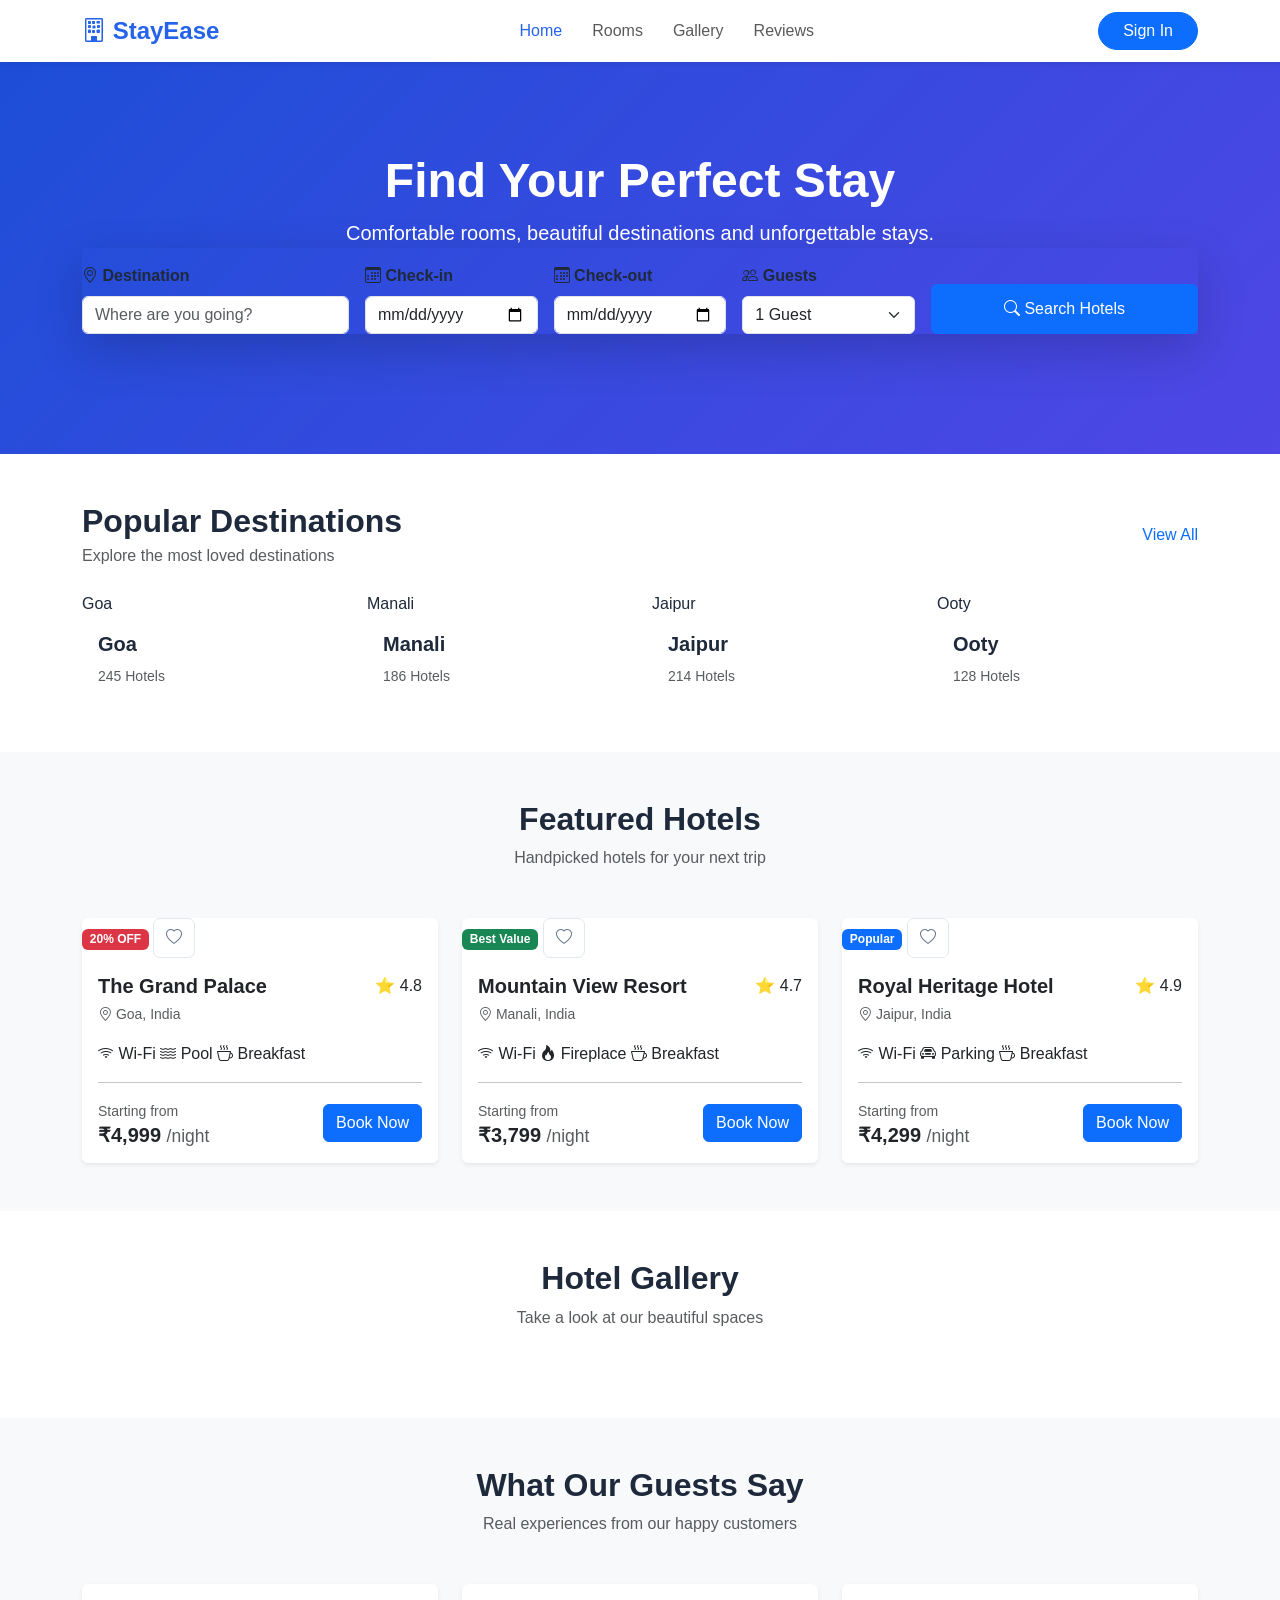
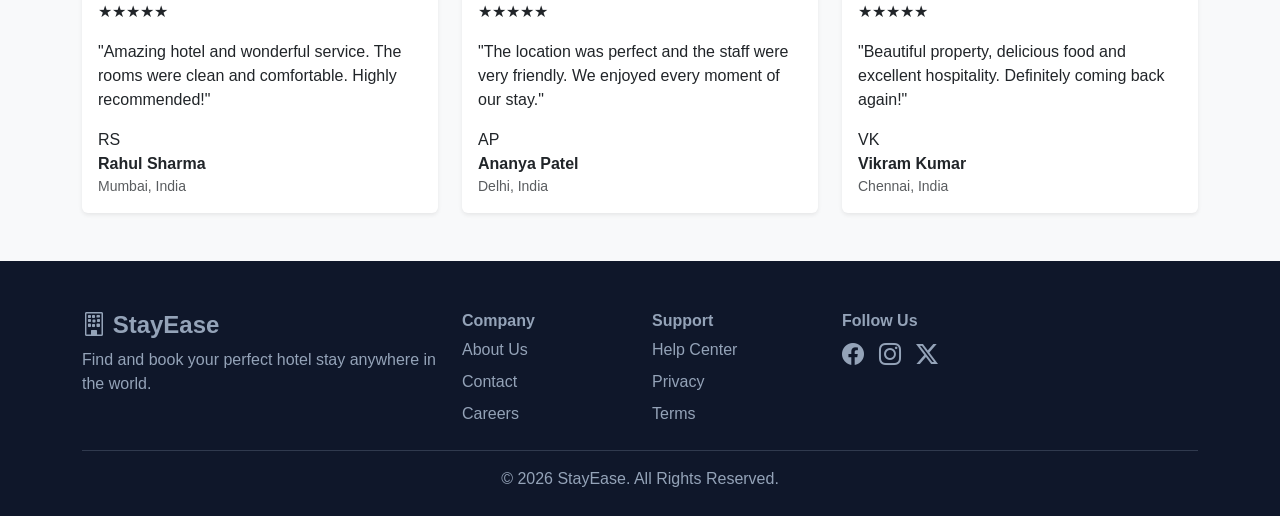
<file: index.html>
<!DOCTYPE html>
<html lang="en">

<head>
    <meta charset="UTF-8">
    <meta name="viewport" content="width=device-width, initial-scale=1.0">

    <title>StayEase - Hotel Booking</title>

    <!-- Bootstrap CSS -->
    <link href="https://cdn.jsdelivr.net/npm/bootstrap@5.3.3/dist/css/bootstrap.min.css"
          rel="stylesheet">

    <!-- Bootstrap Icons -->
    <link rel="stylesheet"
          href="https://cdn.jsdelivr.net/npm/bootstrap-icons@1.11.3/font/bootstrap-icons.min.css">

    <!-- Custom CSS -->
    <link rel="stylesheet" href="style18.css">
</head>

<body>


<!-- ================= NAVBAR ================= -->

<nav class="navbar navbar-expand-lg bg-white shadow-sm sticky-top">

    <div class="container">

        <a class="navbar-brand fw-bold text-primary fs-4" href="#">
            <i class="bi bi-building"></i>
            StayEase
        </a>


        <button class="navbar-toggler"
                type="button"
                data-bs-toggle="collapse"
                data-bs-target="#mainNav">

            <span class="navbar-toggler-icon"></span>

        </button>


        <div class="collapse navbar-collapse" id="mainNav">

            <ul class="navbar-nav mx-auto">

                <li class="nav-item">
                    <a class="nav-link active" href="#home">
                        Home
                    </a>
                </li>

                <li class="nav-item">
                    <a class="nav-link" href="#rooms">
                        Rooms
                    </a>
                </li>

                <li class="nav-item">
                    <a class="nav-link" href="#gallery">
                        Gallery
                    </a>
                </li>

                <li class="nav-item">
                    <a class="nav-link" href="#reviews">
                        Reviews
                    </a>
                </li>

            </ul>


            <button class="btn btn-primary rounded-pill px-4">
                Sign In
            </button>

        </div>

    </div>

</nav>


<!-- ================= HERO ================= -->

<section class="hero-section" id="home">

    <div class="container">

        <div class="hero-content text-center text-white">

            <h1 class="display-4 fw-bold">
                Find Your Perfect Stay
            </h1>

            <p class="lead">
                Comfortable rooms, beautiful destinations and unforgettable stays.
            </p>

        </div>


        <!-- SEARCH BOX -->

        <div class="search-card shadow-lg">

            <div class="row g-3 align-items-end">


                <div class="col-lg-3 col-md-6">

                    <label class="form-label fw-semibold">
                        <i class="bi bi-geo-alt"></i>
                        Destination
                    </label>

                    <input type="text"
                           class="form-control"
                           placeholder="Where are you going?">

                </div>


                <div class="col-lg-2 col-md-6">

                    <label class="form-label fw-semibold">
                        <i class="bi bi-calendar3"></i>
                        Check-in
                    </label>

                    <input type="date"
                           class="form-control">

                </div>


                <div class="col-lg-2 col-md-6">

                    <label class="form-label fw-semibold">
                        <i class="bi bi-calendar3"></i>
                        Check-out
                    </label>

                    <input type="date"
                           class="form-control">

                </div>


                <div class="col-lg-2 col-md-6">

                    <label class="form-label fw-semibold">
                        <i class="bi bi-people"></i>
                        Guests
                    </label>

                    <select class="form-select">

                        <option>1 Guest</option>
                        <option>2 Guests</option>
                        <option>3 Guests</option>
                        <option>4 Guests</option>

                    </select>

                </div>


                <div class="col-lg-3">

                    <button class="btn btn-primary w-100 search-btn">
                        <i class="bi bi-search"></i>
                        Search Hotels
                    </button>

                </div>

            </div>

        </div>

    </div>

</section>


<!-- ================= POPULAR DESTINATIONS ================= -->

<section class="py-5">

    <div class="container">

        <div class="d-flex justify-content-between align-items-center mb-4">

            <div>

                <h2 class="fw-bold mb-1">
                    Popular Destinations
                </h2>

                <p class="text-muted mb-0">
                    Explore the most loved destinations
                </p>

            </div>

            <a href="#" class="text-decoration-none">
                View All
            </a>

        </div>


        <div class="row g-4">


            <div class="col-lg-3 col-md-6">

                <div class="destination-card">

                    <div class="destination-image image-goa">
                        <span>Goa</span>
                    </div>

                    <div class="p-3">

                        <h5 class="fw-bold">
                            Goa
                        </h5>

                        <small class="text-muted">
                            245 Hotels
                        </small>

                    </div>

                </div>

            </div>


            <div class="col-lg-3 col-md-6">

                <div class="destination-card">

                    <div class="destination-image image-manali">
                        <span>Manali</span>
                    </div>

                    <div class="p-3">

                        <h5 class="fw-bold">
                            Manali
                        </h5>

                        <small class="text-muted">
                            186 Hotels
                        </small>

                    </div>

                </div>

            </div>


            <div class="col-lg-3 col-md-6">

                <div class="destination-card">

                    <div class="destination-image image-jaipur">
                        <span>Jaipur</span>
                    </div>

                    <div class="p-3">

                        <h5 class="fw-bold">
                            Jaipur
                        </h5>

                        <small class="text-muted">
                            214 Hotels
                        </small>

                    </div>

                </div>

            </div>


            <div class="col-lg-3 col-md-6">

                <div class="destination-card">

                    <div class="destination-image image-ooty">
                        <span>Ooty</span>
                    </div>

                    <div class="p-3">

                        <h5 class="fw-bold">
                            Ooty
                        </h5>

                        <small class="text-muted">
                            128 Hotels
                        </small>

                    </div>

                </div>

            </div>

        </div>

    </div>

</section>


<!-- ================= ROOMS ================= -->

<section class="py-5 bg-light" id="rooms">

    <div class="container">

        <div class="text-center mb-5">

            <h2 class="fw-bold">
                Featured Hotels
            </h2>

            <p class="text-muted">
                Handpicked hotels for your next trip
            </p>

        </div>


        <div class="row g-4">


            <!-- HOTEL 1 -->

            <div class="col-lg-4 col-md-6">

                <div class="card hotel-card h-100 shadow-sm border-0">

                    <div class="hotel-image hotel-one">

                        <span class="badge bg-danger">
                            20% OFF
                        </span>

                        <button class="favorite-btn">
                            <i class="bi bi-heart"></i>
                        </button>

                    </div>


                    <div class="card-body">

                        <div class="d-flex justify-content-between">

                            <div>

                                <h5 class="fw-bold mb-1">
                                    The Grand Palace
                                </h5>

                                <small class="text-muted">
                                    <i class="bi bi-geo-alt"></i>
                                    Goa, India
                                </small>

                            </div>

                            <span class="rating">
                                ⭐ 4.8
                            </span>

                        </div>


                        <div class="amenities mt-3">

                            <span>
                                <i class="bi bi-wifi"></i>
                                Wi-Fi
                            </span>

                            <span>
                                <i class="bi bi-water"></i>
                                Pool
                            </span>

                            <span>
                                <i class="bi bi-cup-hot"></i>
                                Breakfast
                            </span>

                        </div>


                        <hr>


                        <div class="d-flex justify-content-between align-items-center">

                            <div>

                                <small class="text-muted">
                                    Starting from
                                </small>

                                <h5 class="fw-bold mb-0">
                                    ₹4,999
                                    <small class="text-muted fw-normal">
                                        /night
                                    </small>
                                </h5>

                            </div>

                            <button class="btn btn-primary">
                                Book Now
                            </button>

                        </div>

                    </div>

                </div>

            </div>


            <!-- HOTEL 2 -->

            <div class="col-lg-4 col-md-6">

                <div class="card hotel-card h-100 shadow-sm border-0">

                    <div class="hotel-image hotel-two">

                        <span class="badge bg-success">
                            Best Value
                        </span>

                        <button class="favorite-btn">
                            <i class="bi bi-heart"></i>
                        </button>

                    </div>


                    <div class="card-body">

                        <div class="d-flex justify-content-between">

                            <div>

                                <h5 class="fw-bold mb-1">
                                    Mountain View Resort
                                </h5>

                                <small class="text-muted">
                                    <i class="bi bi-geo-alt"></i>
                                    Manali, India
                                </small>

                            </div>

                            <span class="rating">
                                ⭐ 4.7
                            </span>

                        </div>


                        <div class="amenities mt-3">

                            <span>
                                <i class="bi bi-wifi"></i>
                                Wi-Fi
                            </span>

                            <span>
                                <i class="bi bi-fire"></i>
                                Fireplace
                            </span>

                            <span>
                                <i class="bi bi-cup-hot"></i>
                                Breakfast
                            </span>

                        </div>


                        <hr>


                        <div class="d-flex justify-content-between align-items-center">

                            <div>

                                <small class="text-muted">
                                    Starting from
                                </small>

                                <h5 class="fw-bold mb-0">
                                    ₹3,799
                                    <small class="text-muted fw-normal">
                                        /night
                                    </small>
                                </h5>

                            </div>

                            <button class="btn btn-primary">
                                Book Now
                            </button>

                        </div>

                    </div>

                </div>

            </div>


            <!-- HOTEL 3 -->

            <div class="col-lg-4 col-md-6">

                <div class="card hotel-card h-100 shadow-sm border-0">

                    <div class="hotel-image hotel-three">

                        <span class="badge bg-primary">
                            Popular
                        </span>

                        <button class="favorite-btn">
                            <i class="bi bi-heart"></i>
                        </button>

                    </div>


                    <div class="card-body">

                        <div class="d-flex justify-content-between">

                            <div>

                                <h5 class="fw-bold mb-1">
                                    Royal Heritage Hotel
                                </h5>

                                <small class="text-muted">
                                    <i class="bi bi-geo-alt"></i>
                                    Jaipur, India
                                </small>

                            </div>

                            <span class="rating">
                                ⭐ 4.9
                            </span>

                        </div>


                        <div class="amenities mt-3">

                            <span>
                                <i class="bi bi-wifi"></i>
                                Wi-Fi
                            </span>

                            <span>
                                <i class="bi bi-car-front"></i>
                                Parking
                            </span>

                            <span>
                                <i class="bi bi-cup-hot"></i>
                                Breakfast
                            </span>

                        </div>


                        <hr>


                        <div class="d-flex justify-content-between align-items-center">

                            <div>

                                <small class="text-muted">
                                    Starting from
                                </small>

                                <h5 class="fw-bold mb-0">
                                    ₹4,299
                                    <small class="text-muted fw-normal">
                                        /night
                                    </small>
                                </h5>

                            </div>

                            <button class="btn btn-primary">
                                Book Now
                            </button>

                        </div>

                    </div>

                </div>

            </div>

        </div>

    </div>

</section>


<!-- ================= GALLERY ================= -->

<section class="py-5" id="gallery">

    <div class="container">

        <div class="text-center mb-4">

            <h2 class="fw-bold">
                Hotel Gallery
            </h2>

            <p class="text-muted">
                Take a look at our beautiful spaces
            </p>

        </div>


        <div class="row g-3 gallery">

            <div class="col-md-6">
                <div class="gallery-image gallery-one"></div>
            </div>

            <div class="col-md-3">
                <div class="gallery-image gallery-two"></div>
            </div>

            <div class="col-md-3">
                <div class="gallery-image gallery-three"></div>
            </div>

            <div class="col-md-3">
                <div class="gallery-image gallery-four"></div>
            </div>

            <div class="col-md-3">
                <div class="gallery-image gallery-five"></div>
            </div>

            <div class="col-md-6">
                <div class="gallery-image gallery-six"></div>
            </div>

        </div>

    </div>

</section>


<!-- ================= REVIEWS ================= -->

<section class="py-5 bg-light" id="reviews">

    <div class="container">

        <div class="text-center mb-5">

            <h2 class="fw-bold">
                What Our Guests Say
            </h2>

            <p class="text-muted">
                Real experiences from our happy customers
            </p>

        </div>


        <div class="row g-4">


            <div class="col-lg-4">

                <div class="card review-card border-0 shadow-sm h-100">

                    <div class="card-body">

                        <div class="stars">
                            ★★★★★
                        </div>

                        <p class="mt-3">
                            "Amazing hotel and wonderful service.
                            The rooms were clean and comfortable.
                            Highly recommended!"
                        </p>


                        <div class="review-user">

                            <div class="user-avatar">
                                RS
                            </div>

                            <div>

                                <strong>
                                    Rahul Sharma
                                </strong>

                                <small class="d-block text-muted">
                                    Mumbai, India
                                </small>

                            </div>

                        </div>

                    </div>

                </div>

            </div>


            <div class="col-lg-4">

                <div class="card review-card border-0 shadow-sm h-100">

                    <div class="card-body">

                        <div class="stars">
                            ★★★★★
                        </div>

                        <p class="mt-3">
                            "The location was perfect and the
                            staff were very friendly. We enjoyed
                            every moment of our stay."
                        </p>


                        <div class="review-user">

                            <div class="user-avatar">
                                AP
                            </div>

                            <div>

                                <strong>
                                    Ananya Patel
                                </strong>

                                <small class="d-block text-muted">
                                    Delhi, India
                                </small>

                            </div>

                        </div>

                    </div>

                </div>

            </div>


            <div class="col-lg-4">

                <div class="card review-card border-0 shadow-sm h-100">

                    <div class="card-body">

                        <div class="stars">
                            ★★★★★
                        </div>

                        <p class="mt-3">
                            "Beautiful property, delicious food
                            and excellent hospitality. Definitely
                            coming back again!"
                        </p>


                        <div class="review-user">

                            <div class="user-avatar">
                                VK
                            </div>

                            <div>

                                <strong>
                                    Vikram Kumar
                                </strong>

                                <small class="d-block text-muted">
                                    Chennai, India
                                </small>

                            </div>

                        </div>

                    </div>

                </div>

            </div>

        </div>

    </div>

</section>


<!-- ================= FOOTER ================= -->

<footer class="footer">

    <div class="container">

        <div class="row g-4">


            <div class="col-lg-4">

                <h4 class="fw-bold">
                    <i class="bi bi-building"></i>
                    StayEase
                </h4>

                <p>
                    Find and book your perfect hotel stay
                    anywhere in the world.
                </p>

            </div>


            <div class="col-lg-2 col-md-4">

                <h6 class="fw-bold">
                    Company
                </h6>

                <a href="#">About Us</a>
                <a href="#">Contact</a>
                <a href="#">Careers</a>

            </div>


            <div class="col-lg-2 col-md-4">

                <h6 class="fw-bold">
                    Support
                </h6>

                <a href="#">Help Center</a>
                <a href="#">Privacy</a>
                <a href="#">Terms</a>

            </div>


            <div class="col-lg-4">

                <h6 class="fw-bold">
                    Follow Us
                </h6>

                <div class="social-icons">

                    <a href="#">
                        <i class="bi bi-facebook"></i>
                    </a>

                    <a href="#">
                        <i class="bi bi-instagram"></i>
                    </a>

                    <a href="#">
                        <i class="bi bi-twitter-x"></i>
                    </a>

                </div>

            </div>

        </div>


        <hr>

        <p class="text-center mb-0">
            © 2026 StayEase. All Rights Reserved.
        </p>

    </div>

</footer>


<!-- Bootstrap JS -->

<script src="https://cdn.jsdelivr.net/npm/bootstrap@5.3.3/dist/js/bootstrap.bundle.min.js">
</script>

</body>
</html>
</file>
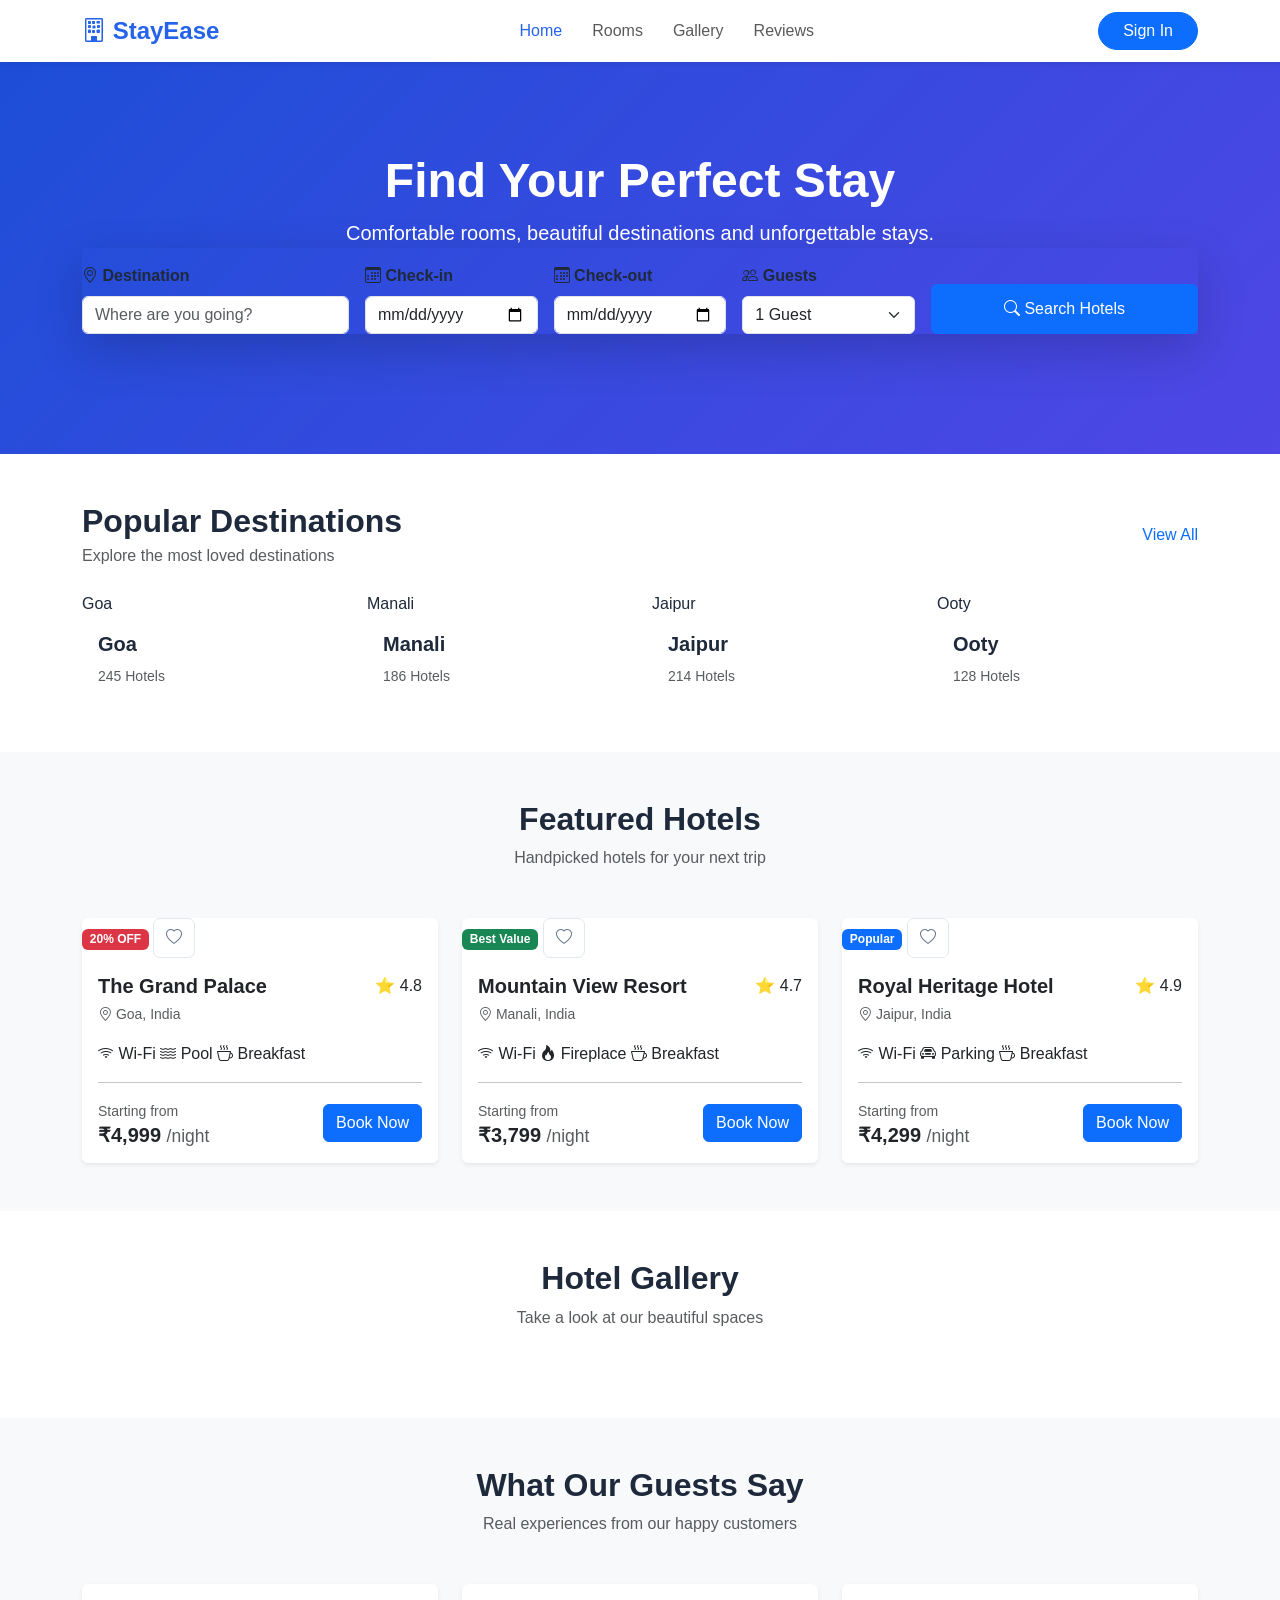
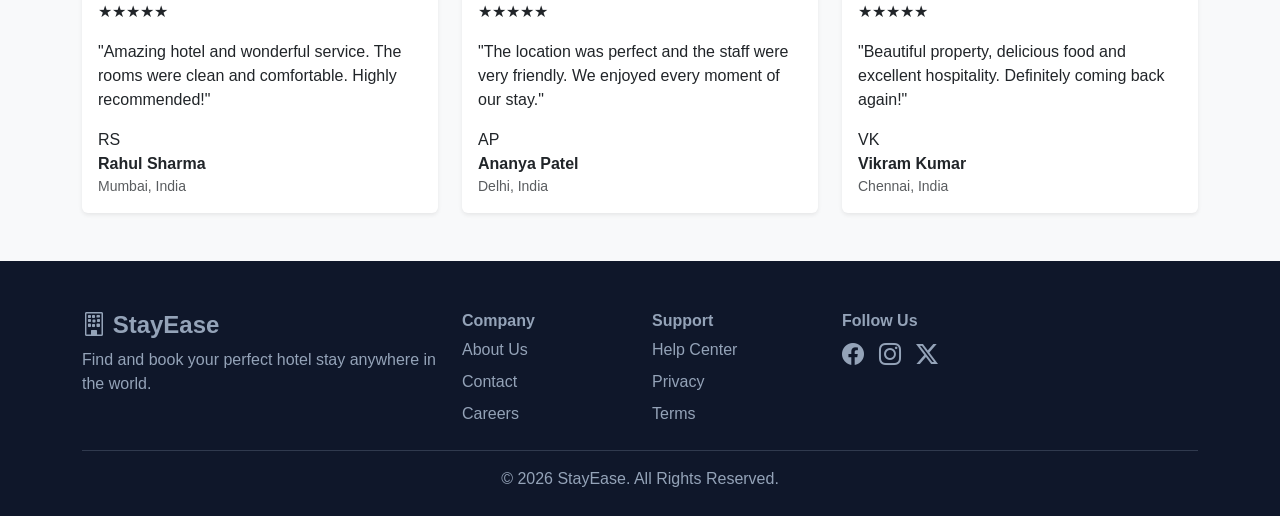
<file: index17.html>
<!DOCTYPE html>
<html lang="en">

<head>
    <meta charset="UTF-8">
    <meta name="viewport" content="width=device-width, initial-scale=1.0">

    <title>StayEase - Hotel Booking</title>

    <!-- Bootstrap CSS -->
    <link href="https://cdn.jsdelivr.net/npm/bootstrap@5.3.3/dist/css/bootstrap.min.css"
          rel="stylesheet">

    <!-- Bootstrap Icons -->
    <link rel="stylesheet"
          href="https://cdn.jsdelivr.net/npm/bootstrap-icons@1.11.3/font/bootstrap-icons.min.css">

    <!-- Custom CSS -->
    <link rel="stylesheet" href="style18.css">
</head>

<body>


<!-- ================= NAVBAR ================= -->

<nav class="navbar navbar-expand-lg bg-white shadow-sm sticky-top">

    <div class="container">

        <a class="navbar-brand fw-bold text-primary fs-4" href="#">
            <i class="bi bi-building"></i>
            StayEase
        </a>


        <button class="navbar-toggler"
                type="button"
                data-bs-toggle="collapse"
                data-bs-target="#mainNav">

            <span class="navbar-toggler-icon"></span>

        </button>


        <div class="collapse navbar-collapse" id="mainNav">

            <ul class="navbar-nav mx-auto">

                <li class="nav-item">
                    <a class="nav-link active" href="#home">
                        Home
                    </a>
                </li>

                <li class="nav-item">
                    <a class="nav-link" href="#rooms">
                        Rooms
                    </a>
                </li>

                <li class="nav-item">
                    <a class="nav-link" href="#gallery">
                        Gallery
                    </a>
                </li>

                <li class="nav-item">
                    <a class="nav-link" href="#reviews">
                        Reviews
                    </a>
                </li>

            </ul>


            <button class="btn btn-primary rounded-pill px-4">
                Sign In
            </button>

        </div>

    </div>

</nav>


<!-- ================= HERO ================= -->

<section class="hero-section" id="home">

    <div class="container">

        <div class="hero-content text-center text-white">

            <h1 class="display-4 fw-bold">
                Find Your Perfect Stay
            </h1>

            <p class="lead">
                Comfortable rooms, beautiful destinations and unforgettable stays.
            </p>

        </div>


        <!-- SEARCH BOX -->

        <div class="search-card shadow-lg">

            <div class="row g-3 align-items-end">


                <div class="col-lg-3 col-md-6">

                    <label class="form-label fw-semibold">
                        <i class="bi bi-geo-alt"></i>
                        Destination
                    </label>

                    <input type="text"
                           class="form-control"
                           placeholder="Where are you going?">

                </div>


                <div class="col-lg-2 col-md-6">

                    <label class="form-label fw-semibold">
                        <i class="bi bi-calendar3"></i>
                        Check-in
                    </label>

                    <input type="date"
                           class="form-control">

                </div>


                <div class="col-lg-2 col-md-6">

                    <label class="form-label fw-semibold">
                        <i class="bi bi-calendar3"></i>
                        Check-out
                    </label>

                    <input type="date"
                           class="form-control">

                </div>


                <div class="col-lg-2 col-md-6">

                    <label class="form-label fw-semibold">
                        <i class="bi bi-people"></i>
                        Guests
                    </label>

                    <select class="form-select">

                        <option>1 Guest</option>
                        <option>2 Guests</option>
                        <option>3 Guests</option>
                        <option>4 Guests</option>

                    </select>

                </div>


                <div class="col-lg-3">

                    <button class="btn btn-primary w-100 search-btn">
                        <i class="bi bi-search"></i>
                        Search Hotels
                    </button>

                </div>

            </div>

        </div>

    </div>

</section>


<!-- ================= POPULAR DESTINATIONS ================= -->

<section class="py-5">

    <div class="container">

        <div class="d-flex justify-content-between align-items-center mb-4">

            <div>

                <h2 class="fw-bold mb-1">
                    Popular Destinations
                </h2>

                <p class="text-muted mb-0">
                    Explore the most loved destinations
                </p>

            </div>

            <a href="#" class="text-decoration-none">
                View All
            </a>

        </div>


        <div class="row g-4">


            <div class="col-lg-3 col-md-6">

                <div class="destination-card">

                    <div class="destination-image image-goa">
                        <span>Goa</span>
                    </div>

                    <div class="p-3">

                        <h5 class="fw-bold">
                            Goa
                        </h5>

                        <small class="text-muted">
                            245 Hotels
                        </small>

                    </div>

                </div>

            </div>


            <div class="col-lg-3 col-md-6">

                <div class="destination-card">

                    <div class="destination-image image-manali">
                        <span>Manali</span>
                    </div>

                    <div class="p-3">

                        <h5 class="fw-bold">
                            Manali
                        </h5>

                        <small class="text-muted">
                            186 Hotels
                        </small>

                    </div>

                </div>

            </div>


            <div class="col-lg-3 col-md-6">

                <div class="destination-card">

                    <div class="destination-image image-jaipur">
                        <span>Jaipur</span>
                    </div>

                    <div class="p-3">

                        <h5 class="fw-bold">
                            Jaipur
                        </h5>

                        <small class="text-muted">
                            214 Hotels
                        </small>

                    </div>

                </div>

            </div>


            <div class="col-lg-3 col-md-6">

                <div class="destination-card">

                    <div class="destination-image image-ooty">
                        <span>Ooty</span>
                    </div>

                    <div class="p-3">

                        <h5 class="fw-bold">
                            Ooty
                        </h5>

                        <small class="text-muted">
                            128 Hotels
                        </small>

                    </div>

                </div>

            </div>

        </div>

    </div>

</section>


<!-- ================= ROOMS ================= -->

<section class="py-5 bg-light" id="rooms">

    <div class="container">

        <div class="text-center mb-5">

            <h2 class="fw-bold">
                Featured Hotels
            </h2>

            <p class="text-muted">
                Handpicked hotels for your next trip
            </p>

        </div>


        <div class="row g-4">


            <!-- HOTEL 1 -->

            <div class="col-lg-4 col-md-6">

                <div class="card hotel-card h-100 shadow-sm border-0">

                    <div class="hotel-image hotel-one">

                        <span class="badge bg-danger">
                            20% OFF
                        </span>

                        <button class="favorite-btn">
                            <i class="bi bi-heart"></i>
                        </button>

                    </div>


                    <div class="card-body">

                        <div class="d-flex justify-content-between">

                            <div>

                                <h5 class="fw-bold mb-1">
                                    The Grand Palace
                                </h5>

                                <small class="text-muted">
                                    <i class="bi bi-geo-alt"></i>
                                    Goa, India
                                </small>

                            </div>

                            <span class="rating">
                                ⭐ 4.8
                            </span>

                        </div>


                        <div class="amenities mt-3">

                            <span>
                                <i class="bi bi-wifi"></i>
                                Wi-Fi
                            </span>

                            <span>
                                <i class="bi bi-water"></i>
                                Pool
                            </span>

                            <span>
                                <i class="bi bi-cup-hot"></i>
                                Breakfast
                            </span>

                        </div>


                        <hr>


                        <div class="d-flex justify-content-between align-items-center">

                            <div>

                                <small class="text-muted">
                                    Starting from
                                </small>

                                <h5 class="fw-bold mb-0">
                                    ₹4,999
                                    <small class="text-muted fw-normal">
                                        /night
                                    </small>
                                </h5>

                            </div>

                            <button class="btn btn-primary">
                                Book Now
                            </button>

                        </div>

                    </div>

                </div>

            </div>


            <!-- HOTEL 2 -->

            <div class="col-lg-4 col-md-6">

                <div class="card hotel-card h-100 shadow-sm border-0">

                    <div class="hotel-image hotel-two">

                        <span class="badge bg-success">
                            Best Value
                        </span>

                        <button class="favorite-btn">
                            <i class="bi bi-heart"></i>
                        </button>

                    </div>


                    <div class="card-body">

                        <div class="d-flex justify-content-between">

                            <div>

                                <h5 class="fw-bold mb-1">
                                    Mountain View Resort
                                </h5>

                                <small class="text-muted">
                                    <i class="bi bi-geo-alt"></i>
                                    Manali, India
                                </small>

                            </div>

                            <span class="rating">
                                ⭐ 4.7
                            </span>

                        </div>


                        <div class="amenities mt-3">

                            <span>
                                <i class="bi bi-wifi"></i>
                                Wi-Fi
                            </span>

                            <span>
                                <i class="bi bi-fire"></i>
                                Fireplace
                            </span>

                            <span>
                                <i class="bi bi-cup-hot"></i>
                                Breakfast
                            </span>

                        </div>


                        <hr>


                        <div class="d-flex justify-content-between align-items-center">

                            <div>

                                <small class="text-muted">
                                    Starting from
                                </small>

                                <h5 class="fw-bold mb-0">
                                    ₹3,799
                                    <small class="text-muted fw-normal">
                                        /night
                                    </small>
                                </h5>

                            </div>

                            <button class="btn btn-primary">
                                Book Now
                            </button>

                        </div>

                    </div>

                </div>

            </div>


            <!-- HOTEL 3 -->

            <div class="col-lg-4 col-md-6">

                <div class="card hotel-card h-100 shadow-sm border-0">

                    <div class="hotel-image hotel-three">

                        <span class="badge bg-primary">
                            Popular
                        </span>

                        <button class="favorite-btn">
                            <i class="bi bi-heart"></i>
                        </button>

                    </div>


                    <div class="card-body">

                        <div class="d-flex justify-content-between">

                            <div>

                                <h5 class="fw-bold mb-1">
                                    Royal Heritage Hotel
                                </h5>

                                <small class="text-muted">
                                    <i class="bi bi-geo-alt"></i>
                                    Jaipur, India
                                </small>

                            </div>

                            <span class="rating">
                                ⭐ 4.9
                            </span>

                        </div>


                        <div class="amenities mt-3">

                            <span>
                                <i class="bi bi-wifi"></i>
                                Wi-Fi
                            </span>

                            <span>
                                <i class="bi bi-car-front"></i>
                                Parking
                            </span>

                            <span>
                                <i class="bi bi-cup-hot"></i>
                                Breakfast
                            </span>

                        </div>


                        <hr>


                        <div class="d-flex justify-content-between align-items-center">

                            <div>

                                <small class="text-muted">
                                    Starting from
                                </small>

                                <h5 class="fw-bold mb-0">
                                    ₹4,299
                                    <small class="text-muted fw-normal">
                                        /night
                                    </small>
                                </h5>

                            </div>

                            <button class="btn btn-primary">
                                Book Now
                            </button>

                        </div>

                    </div>

                </div>

            </div>

        </div>

    </div>

</section>


<!-- ================= GALLERY ================= -->

<section class="py-5" id="gallery">

    <div class="container">

        <div class="text-center mb-4">

            <h2 class="fw-bold">
                Hotel Gallery
            </h2>

            <p class="text-muted">
                Take a look at our beautiful spaces
            </p>

        </div>


        <div class="row g-3 gallery">

            <div class="col-md-6">
                <div class="gallery-image gallery-one"></div>
            </div>

            <div class="col-md-3">
                <div class="gallery-image gallery-two"></div>
            </div>

            <div class="col-md-3">
                <div class="gallery-image gallery-three"></div>
            </div>

            <div class="col-md-3">
                <div class="gallery-image gallery-four"></div>
            </div>

            <div class="col-md-3">
                <div class="gallery-image gallery-five"></div>
            </div>

            <div class="col-md-6">
                <div class="gallery-image gallery-six"></div>
            </div>

        </div>

    </div>

</section>


<!-- ================= REVIEWS ================= -->

<section class="py-5 bg-light" id="reviews">

    <div class="container">

        <div class="text-center mb-5">

            <h2 class="fw-bold">
                What Our Guests Say
            </h2>

            <p class="text-muted">
                Real experiences from our happy customers
            </p>

        </div>


        <div class="row g-4">


            <div class="col-lg-4">

                <div class="card review-card border-0 shadow-sm h-100">

                    <div class="card-body">

                        <div class="stars">
                            ★★★★★
                        </div>

                        <p class="mt-3">
                            "Amazing hotel and wonderful service.
                            The rooms were clean and comfortable.
                            Highly recommended!"
                        </p>


                        <div class="review-user">

                            <div class="user-avatar">
                                RS
                            </div>

                            <div>

                                <strong>
                                    Rahul Sharma
                                </strong>

                                <small class="d-block text-muted">
                                    Mumbai, India
                                </small>

                            </div>

                        </div>

                    </div>

                </div>

            </div>


            <div class="col-lg-4">

                <div class="card review-card border-0 shadow-sm h-100">

                    <div class="card-body">

                        <div class="stars">
                            ★★★★★
                        </div>

                        <p class="mt-3">
                            "The location was perfect and the
                            staff were very friendly. We enjoyed
                            every moment of our stay."
                        </p>


                        <div class="review-user">

                            <div class="user-avatar">
                                AP
                            </div>

                            <div>

                                <strong>
                                    Ananya Patel
                                </strong>

                                <small class="d-block text-muted">
                                    Delhi, India
                                </small>

                            </div>

                        </div>

                    </div>

                </div>

            </div>


            <div class="col-lg-4">

                <div class="card review-card border-0 shadow-sm h-100">

                    <div class="card-body">

                        <div class="stars">
                            ★★★★★
                        </div>

                        <p class="mt-3">
                            "Beautiful property, delicious food
                            and excellent hospitality. Definitely
                            coming back again!"
                        </p>


                        <div class="review-user">

                            <div class="user-avatar">
                                VK
                            </div>

                            <div>

                                <strong>
                                    Vikram Kumar
                                </strong>

                                <small class="d-block text-muted">
                                    Chennai, India
                                </small>

                            </div>

                        </div>

                    </div>

                </div>

            </div>

        </div>

    </div>

</section>


<!-- ================= FOOTER ================= -->

<footer class="footer">

    <div class="container">

        <div class="row g-4">


            <div class="col-lg-4">

                <h4 class="fw-bold">
                    <i class="bi bi-building"></i>
                    StayEase
                </h4>

                <p>
                    Find and book your perfect hotel stay
                    anywhere in the world.
                </p>

            </div>


            <div class="col-lg-2 col-md-4">

                <h6 class="fw-bold">
                    Company
                </h6>

                <a href="#">About Us</a>
                <a href="#">Contact</a>
                <a href="#">Careers</a>

            </div>


            <div class="col-lg-2 col-md-4">

                <h6 class="fw-bold">
                    Support
                </h6>

                <a href="#">Help Center</a>
                <a href="#">Privacy</a>
                <a href="#">Terms</a>

            </div>


            <div class="col-lg-4">

                <h6 class="fw-bold">
                    Follow Us
                </h6>

                <div class="social-icons">

                    <a href="#">
                        <i class="bi bi-facebook"></i>
                    </a>

                    <a href="#">
                        <i class="bi bi-instagram"></i>
                    </a>

                    <a href="#">
                        <i class="bi bi-twitter-x"></i>
                    </a>

                </div>

            </div>

        </div>


        <hr>

        <p class="text-center mb-0">
            © 2026 StayEase. All Rights Reserved.
        </p>

    </div>

</footer>


<!-- Bootstrap JS -->

<script src="https://cdn.jsdelivr.net/npm/bootstrap@5.3.3/dist/js/bootstrap.bundle.min.js">
</script>

</body>
</html>
</file>
<file: style18.css>
/* ================= GENERAL ================= */

body {
    margin: 0;

    font-family: Arial, sans-serif;

    color: #1e293b;

    background: #ffffff;
}


/* ================= NAVBAR ================= */

.navbar-brand {
    color: #2563eb !important;
}

.nav-link {
    font-weight: 500;

    margin: 0 7px;
}

.nav-link:hover,
.nav-link.active {
    color: #2563eb !important;
}


/* ================= HERO ================= */

.hero-section {
    padding: 90px 0 120px;

    background: linear-gradient(
        135deg,
        #1d4ed8,
        #4f46e5
    );
}

.hero-section h1 {
    font-size: 48px;
}


/* ================= SEARCH ================= */

.search-box {
    background: white;

    padding: 20px;

    border-radius: 12px;

    max-width: 1050px;

    margin: 45px auto 0;
}

.search-box .input-group-text {
    border-right: none;
}

.search-box .form-control {
    border-left: none;

    height: 50px;
}

.search-btn {
    height: 50px;
}


/* ================= FILTER ================= */

.filter-card {
    border-radius: 12px;

    position: sticky;

    top: 90px;
}

.form-check-label {
    color: #475569;
}

.sort-select {
    width: 170px;
}


/* ================= JOB CARD ================= */

.job-card {
    border-radius: 12px;

    transition: 0.3s;
}

.job-card:hover {
    transform: translateY(-3px);

    box-shadow: 0 8px 25px rgba(0, 0, 0, 0.08) !important;
}

.company-logo {
    width: 55px;
    height: 55px;

    border-radius: 12px;

    background: #dbeafe;

    color: #2563eb;

    display: flex;

    align-items: center;
    justify-content: center;

    font-size: 25px;
}

.company-orange {
    background: #ffedd5;

    color: #ea580c;
}

.company-purple {
    background: #ede9fe;

    color: #7c3aed;
}

.company-green {
    background: #dcfce7;

    color: #16a34a;
}


/* ================= JOB INFORMATION ================= */

.job-info {
    display: flex;

    flex-wrap: wrap;

    gap: 18px;

    color: #64748b;

    font-size: 13px;
}

.job-info i {
    color: #2563eb;

    margin-right: 4px;
}


/* ================= SKILLS ================= */

.skill-tag {
    display: inline-block;

    background: #f1f5f9;

    color: #475569;

    padding: 5px 9px;

    border-radius: 5px;

    font-size: 12px;

    margin-right: 5px;

    margin-bottom: 5px;
}


/* ================= FAVORITE ================= */

.favorite-btn {
    border: 1px solid #e2e8f0;

    background: white;

    border-radius: 7px;

    padding: 7px 12px;

    color: #64748b;
}

.favorite-btn:hover {
    color: #ef4444;

    border-color: #fecaca;
}


/* ================= COMPANY CARDS ================= */

.company-card {
    border-radius: 12px;

    transition: 0.3s;
}

.company-card:hover {
    transform: translateY(-5px);
}

.large-company-logo {
    width: 65px;
    height: 65px;

    border-radius: 15px;

    margin: 0 auto 15px;

    background: #dbeafe;

    color: #2563eb;

    display: flex;

    align-items: center;
    justify-content: center;

    font-weight: bold;

    font-size: 20px;
}

.orange-logo {
    background: #ffedd5;

    color: #ea580c;
}

.purple-logo {
    background: #ede9fe;

    color: #7c3aed;
}

.green-logo {
    background: #dcfce7;

    color: #16a34a;
}


/* ================= WORKFLOW ================= */

.workflow-step {
    padding: 20px;
}

.step-icon {
    width: 70px;
    height: 70px;

    margin: auto;

    border-radius: 50%;

    background: #dbeafe;

    color: #2563eb;

    display: flex;

    align-items: center;
    justify-content: center;

    font-size: 28px;
}


/* ================= FOOTER ================= */

.footer {
    background: #0f172a;

    color: #94a3b8;

    padding: 50px 0 25px;
}

.footer a {
    display: block;

    color: #94a3b8;

    text-decoration: none;

    margin-bottom: 8px;
}

.footer a:hover {
    color: white;
}

.social-icons {
    display: flex;

    gap: 15px;
}

.social-icons a {
    font-size: 22px;
}


/* ================= RESPONSIVE ================= */

@media (max-width: 991px) {

    .hero-section h1 {
        font-size: 38px;
    }

    .filter-card {
        position: static;
    }

}


@media (max-width: 767px) {

    .hero-section {
        padding: 65px 0 70px;
    }

    .hero-section h1 {
        font-size: 32px;
    }

    .search-box {
        margin-top: 30px;
    }

    .sort-select {
        width: 140px;
    }

    .company-logo {
        margin-bottom: 15px;
    }

}@charset "utf-8";
/* CSS Document */
</file>
